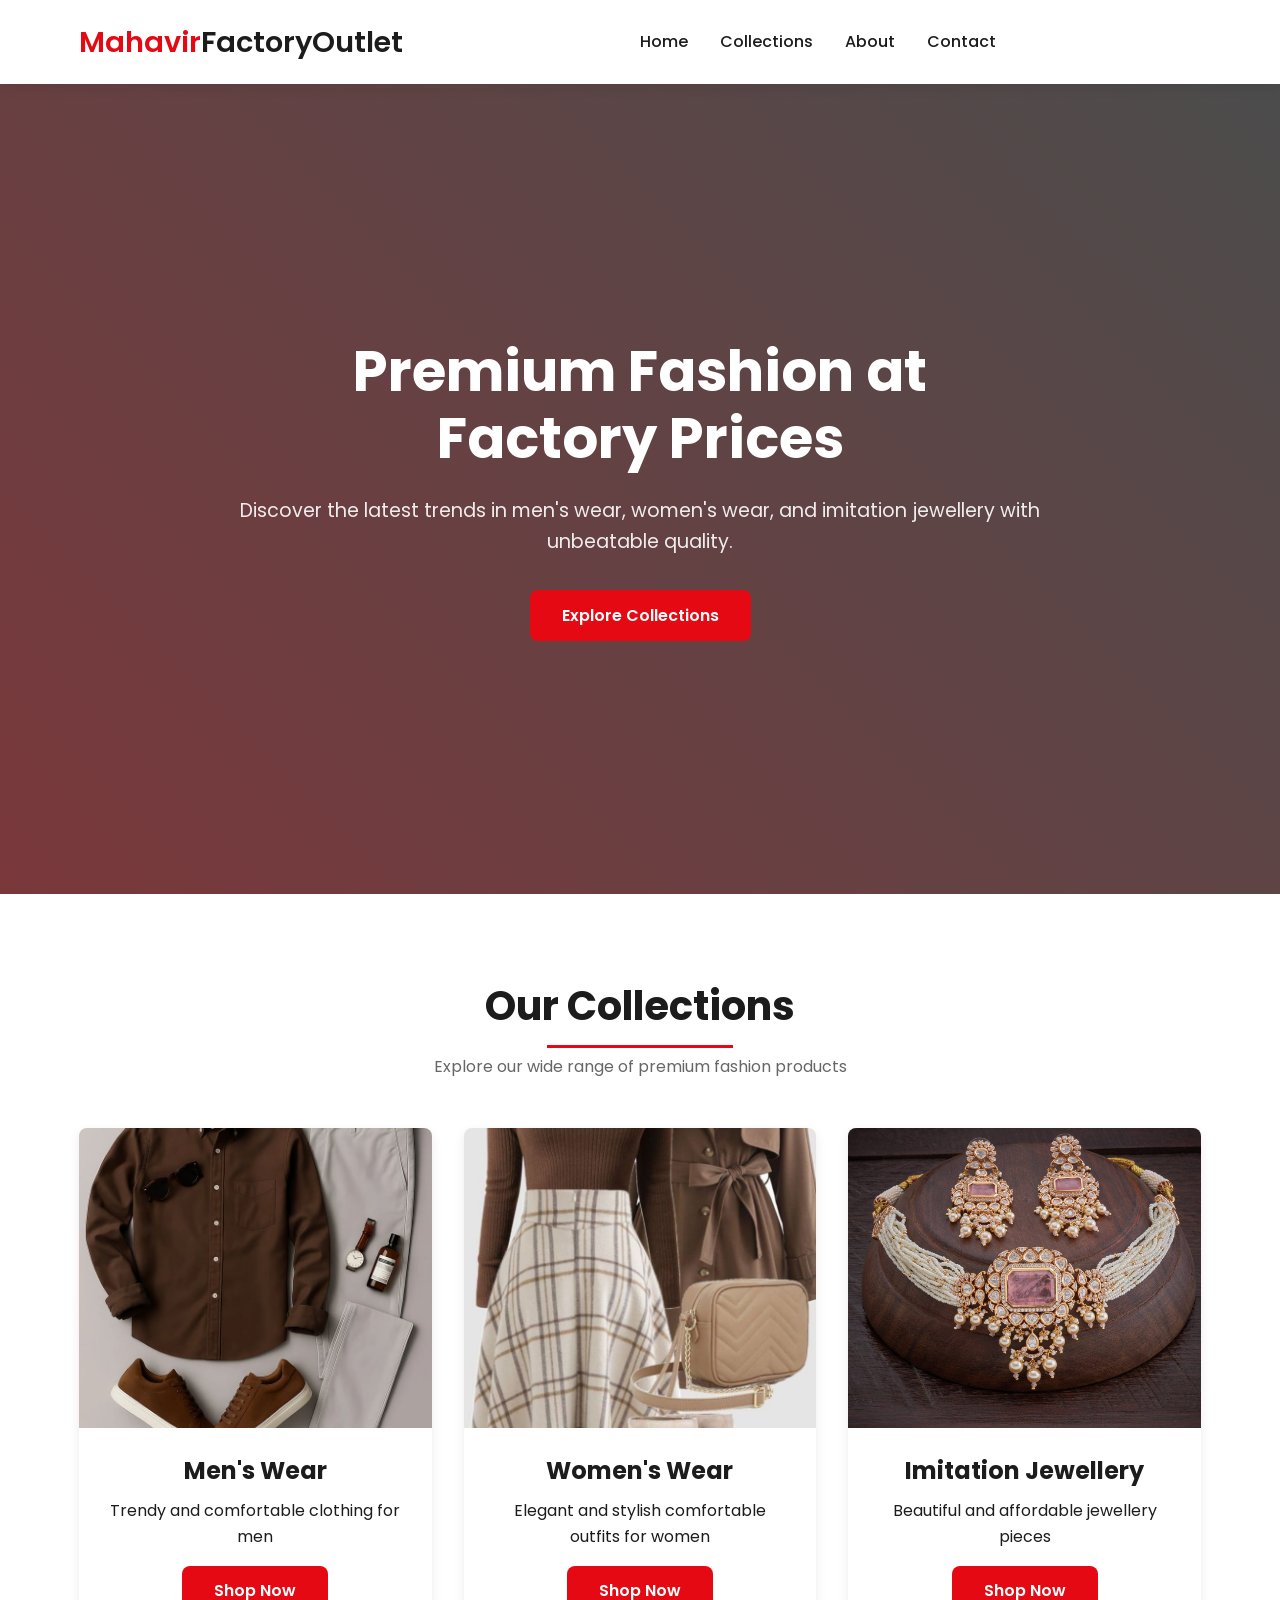
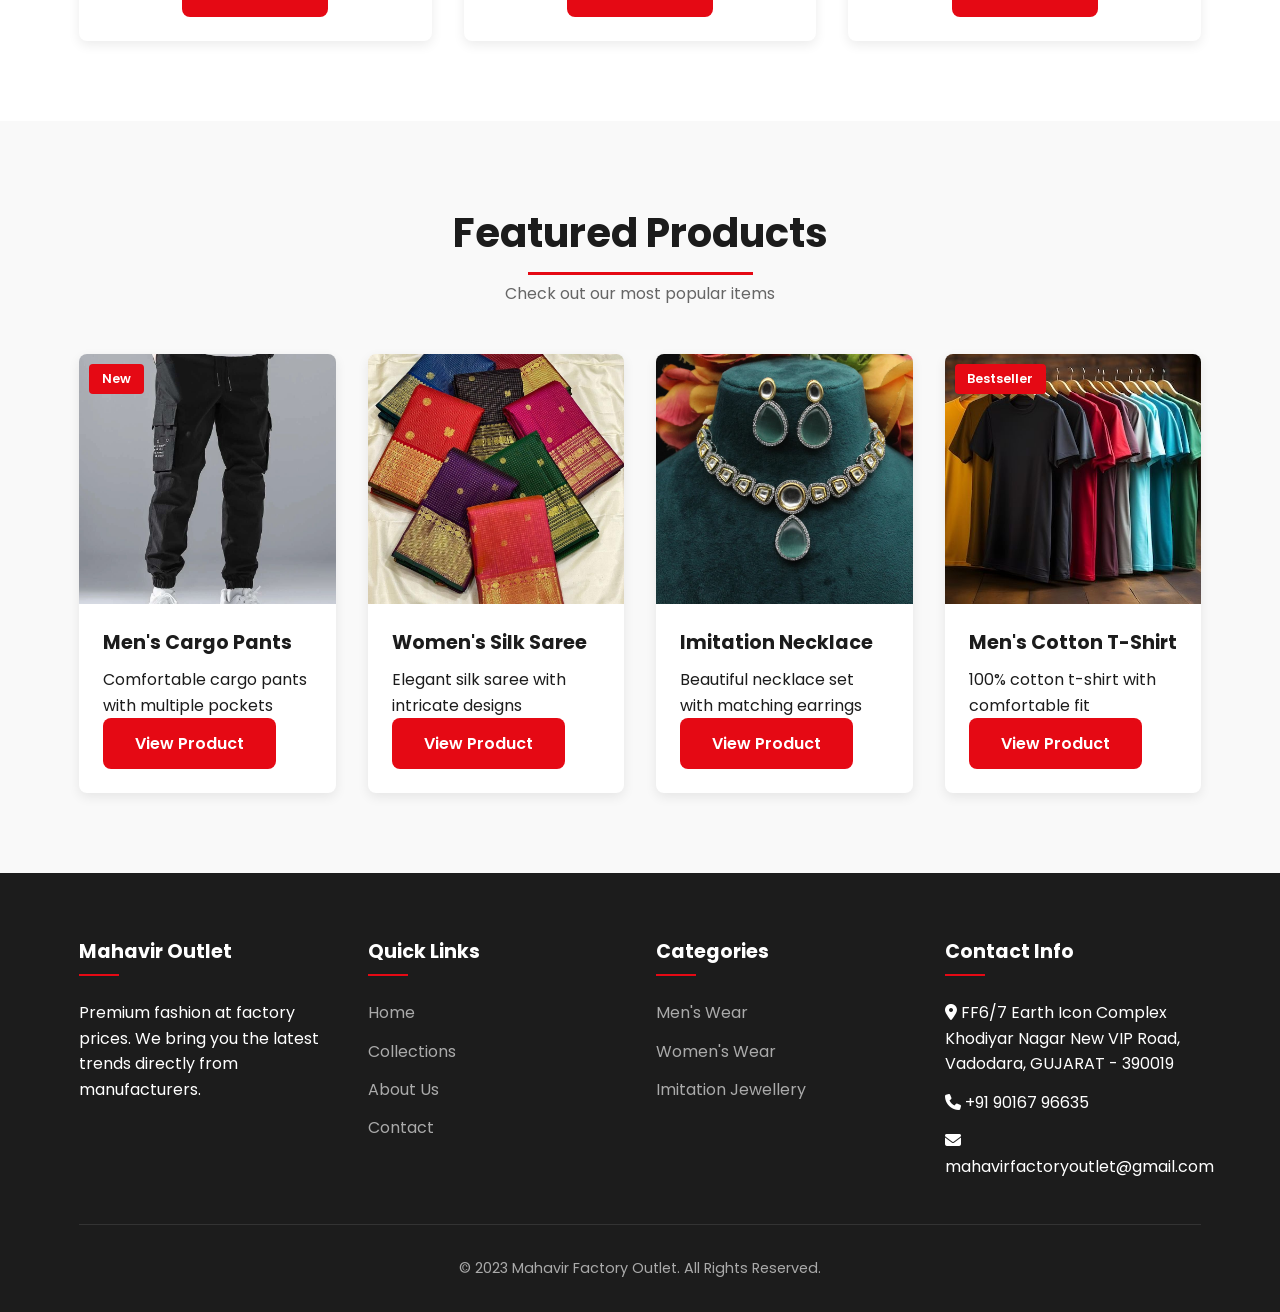
<file: index.html>
<!DOCTYPE html>
<html lang="en">
<head>
    <meta charset="UTF-8">
    <meta name="viewport" content="width=device-width, initial-scale=1.0">
    <title>Mahavir Factory Outlet - Premium Fashion</title>
    <link rel="stylesheet" href="style.css">
    <link rel="stylesheet" href="responsive.css">
    <link href="https://fonts.googleapis.com/css2?family=Poppins:wght@300;400;500;600;700;800&display=swap" rel="stylesheet">
    <link rel="stylesheet" href="https://cdnjs.cloudflare.com/ajax/libs/font-awesome/6.4.0/css/all.min.css">
</head>
<body>
    <!-- Header -->
    <header id="header">
        <div class="container">
            <nav class="navbar">
                <a href="index.html" class="logo">Mahavir<span>FactoryOutlet</span></a>
                
                <ul class="nav-links">
                    <li><a href="index.html">Home</a></li>
                    <li><a href="collections.html">Collections</a></li>
                    <li><a href="about.html">About</a></li>
                    <li><a href="contact.html">Contact</a></li>
                </ul>
                
                <div class="nav-icons">
                    <div class="hamburger"><i class="fas fa-bars"></i></div>
                </div>
            </nav>
        </div>
    </header>

    <!-- Hero Section -->
    <section class="hero">
        <div class="container">
            <div class="hero-content">
                <h1>Premium Fashion at Factory Prices</h1>
                <p>Discover the latest trends in men's wear, women's wear, and imitation jewellery with unbeatable quality.</p>
                <a href="collections.html" class="btn">Explore Collections</a>
            </div>
        </div>
    </section>

    <!-- Featured Collections -->
    <section class="section">
        <div class="container">
            <div class="section-title">
                <h2>Our Collections</h2>
                <p>Explore our wide range of premium fashion products</p>
            </div>
            
            <div class="collections-grid">
                <div class="collection-card fade-in">
                    <div class="collection-img">
                        <img src="mens.jpg" alt="Men's Collection">
                    </div>
                    <div class="collection-content">
                        <h3>Men's Wear</h3>
                        <p>Trendy and comfortable clothing for men</p>
                        <a href="category.html?collection=men" class="btn" style="margin-top: 1rem;">Shop Now</a>
                    </div>
                </div>
                
                <div class="collection-card fade-in">
                    <div class="collection-img">
                        <img src="womens.jpg" alt="Women's Collection">
                    </div>
                    <div class="collection-content">
                        <h3>Women's Wear</h3>
                        <p>Elegant and stylish comfortable outfits for women</p>
                        <a href="category.html?collection=women" class="btn" style="margin-top: 1rem;">Shop Now</a>
                    </div>
                </div>
                
                <div class="collection-card fade-in">
                    <div class="collection-img">
                        <img src="imitation.jpg" alt="Jewellery Collection">
                    </div>
                    <div class="collection-content">
                        <h3>Imitation Jewellery</h3>
                        <p>Beautiful and affordable jewellery pieces</p>
                        <a href="category.html?collection=jewellery" class="btn" style="margin-top: 1rem;">Shop Now</a>
                    </div>
                </div>
            </div>
        </div>
    </section>

    <!-- Featured Products -->
    <section class="section" style="background-color: var(--accent);">
        <div class="container">
            <div class="section-title">
                <h2>Featured Products</h2>
                <p>Check out our most popular items</p>
            </div>
            
            <div class="products-grid">
                <div class="product-card fade-in">
                    <div class="product-img">
                        <img src="menscargo.jpg" alt="Men's Cargo Pants">
                        <div class="product-badge">New</div>
                    </div>
                    <div class="product-content">
                        <h3>Men's Cargo Pants</h3>
                        <p>Comfortable cargo pants with multiple pockets</p>
                        <a href="product-detail.html?id=cargo1" class="btn">View Product</a>
                    </div>
                </div>
                
                <div class="product-card fade-in">
                    <div class="product-img">
                        <img src="silksaree.jpg" alt="Women's Saree">
                    </div>
                    <div class="product-content">
                        <h3>Women's Silk Saree</h3>
                        <p>Elegant silk saree with intricate designs</p>
                        <a href="product-detail.html?id=saree1" class="btn">View Product</a>
                    </div>
                </div>
                
                <div class="product-card fade-in">
                    <div class="product-img">
                        <img src="imitationjewlery.jpg" alt="Necklace Set">
                    </div>
                    <div class="product-content">
                        <h3>Imitation Necklace </h3>
                        <p>Beautiful necklace set with matching earrings</p>
                        <a href="product-detail.html?id=necklace1" class="btn">View Product</a>
                    </div>
                </div>
                
                <div class="product-card fade-in">
                    <div class="product-img">
                        <img src="cottontshirt.jpg" alt="Men's T-Shirt">
                        <div class="product-badge">Bestseller</div>
                    </div>
                    <div class="product-content">
                        <h3>Men's Cotton T-Shirt</h3>
                        <p>100% cotton t-shirt with comfortable fit</p>
                        <a href="product-detail.html?id=tshirt1" class="btn">View Product</a>
                    </div>
                </div>
            </div>
        </div>
    </section>

    <!-- Footer -->
    <footer>
        <div class="container">
            <div class="footer-content">
                <div class="footer-column">
                    <h3>Mahavir Outlet</h3>
                    <p>Premium fashion at factory prices. We bring you the latest trends directly from manufacturers.</p>
                </div>
                
                <div class="footer-column">
                    <h3>Quick Links</h3>
                    <ul class="footer-links">
                        <li><a href="index.html">Home</a></li>
                        <li><a href="collections.html">Collections</a></li>
                        <li><a href="about.html">About Us</a></li>
                        <li><a href="contact.html">Contact</a></li>
                    </ul>
                </div>
                
                <div class="footer-column">
                    <h3>Categories</h3>
                    <ul class="footer-links">
                        <li><a href="category.html?collection=men">Men's Wear</a></li>
                        <li><a href="category.html?collection=women">Women's Wear</a></li>
                        <li><a href="category.html?collection=jewellery">Imitation Jewellery</a></li>
                    </ul>
                </div>
                
                <div class="footer-column">
                    <h3>Contact Info</h3>
                    <ul class="footer-links">
                        <li><i class="fas fa-map-marker-alt"></i> FF6/7 Earth Icon Complex Khodiyar Nagar New VIP Road, Vadodara, GUJARAT - 390019</li>
                        <li><i class="fas fa-phone"></i> +91 90167 96635</li>
                        <li><i class="fas fa-envelope"></i>mahavirfactoryoutlet@gmail.com</li>
                    </ul>
                </div>
            </div>
            
            <div class="copyright">
                <p>&copy; 2023 Mahavir Factory Outlet. All Rights Reserved.</p>
            </div>
        </div>
    </footer>

    <script src="script.js"></script>
</body>
</html>
</file>
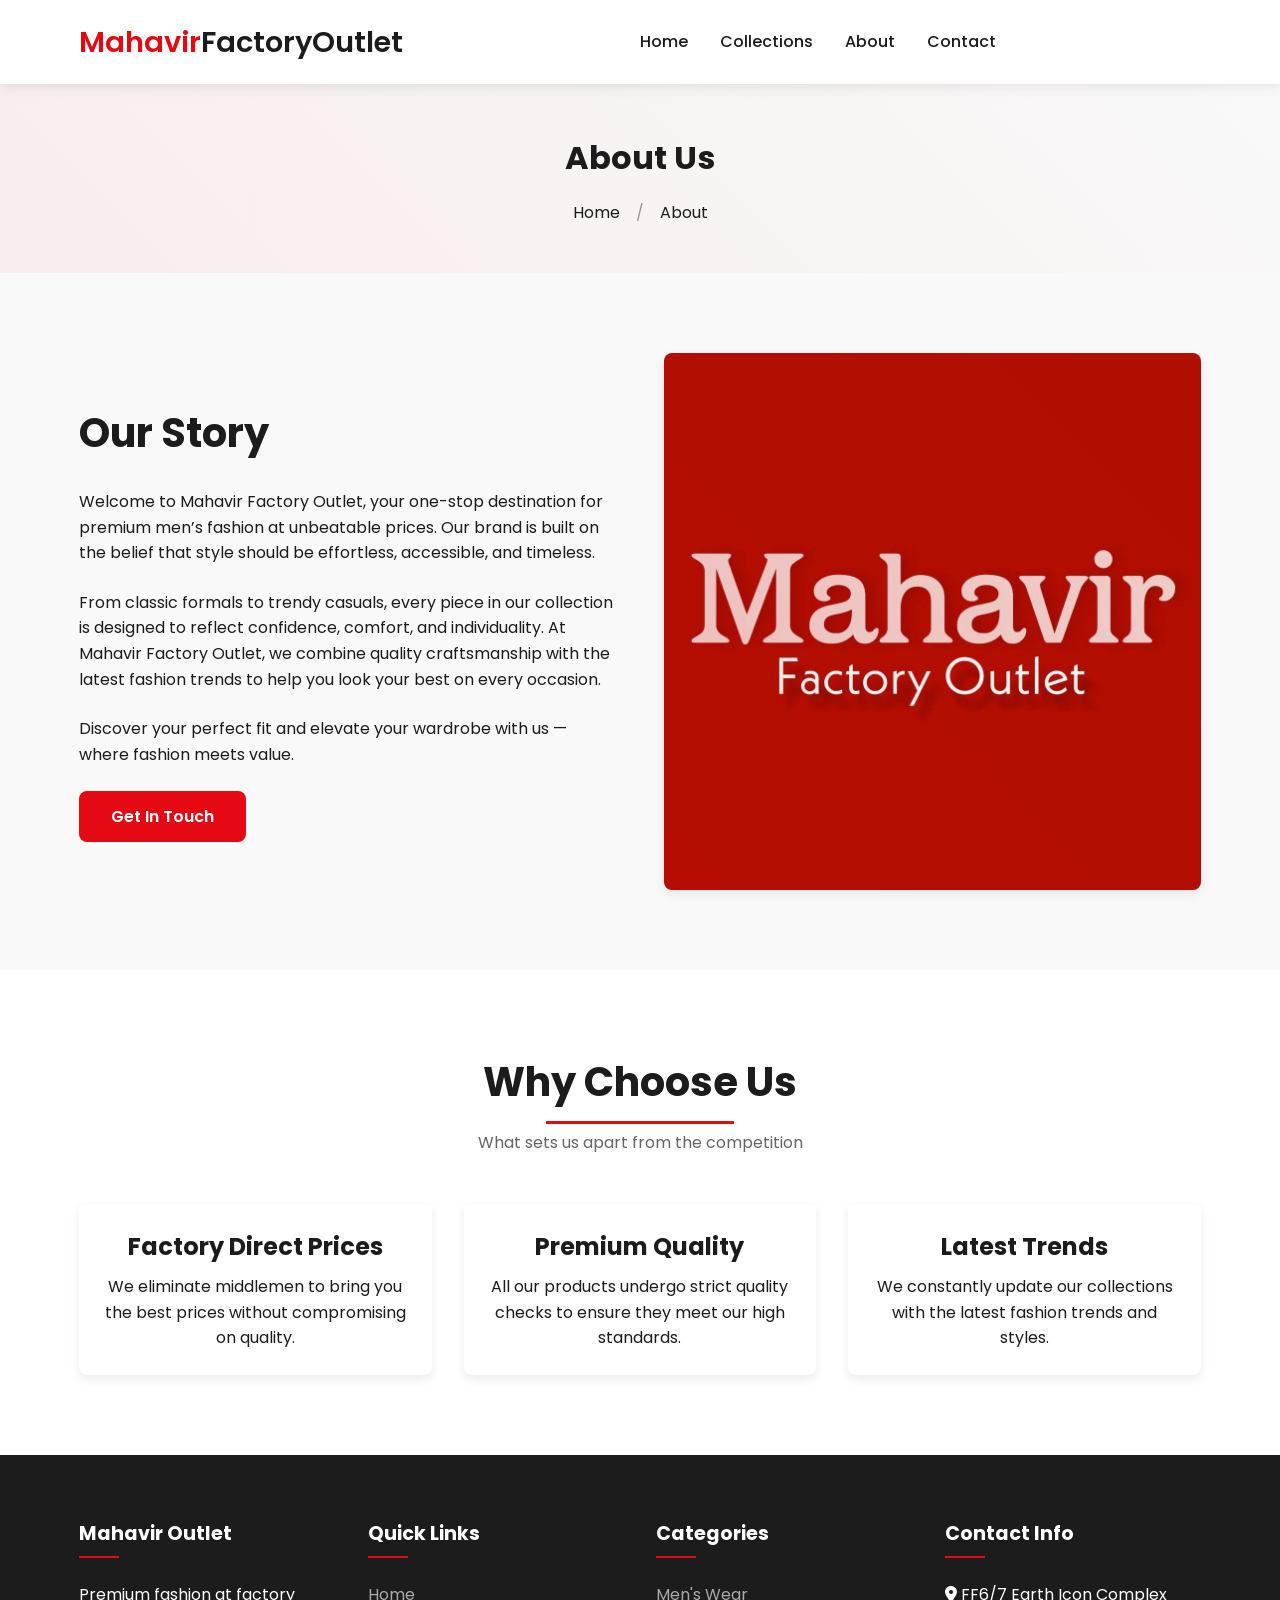
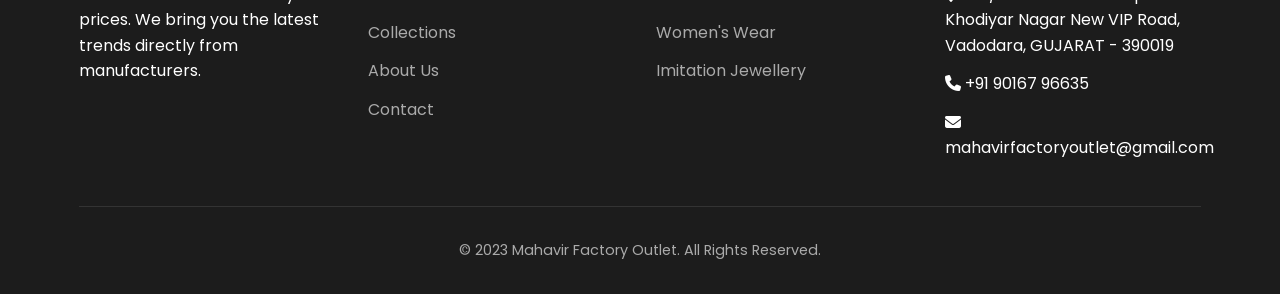
<file: about.html>
<!DOCTYPE html>
<html lang="en">
<head>
    <meta charset="UTF-8">
    <meta name="viewport" content="width=device-width, initial-scale=1.0">
    <title>About Us - Mahavir Factory Outlet</title>
    <link rel="stylesheet" href="style.css">
    <link rel="stylesheet" href="responsive.css">
    <link href="https://fonts.googleapis.com/css2?family=Poppins:wght@300;400;500;600;700;800&display=swap" rel="stylesheet">
    <link rel="stylesheet" href="https://cdnjs.cloudflare.com/ajax/libs/font-awesome/6.4.0/css/all.min.css">
</head>
<body>
    <!-- Header -->
    <header id="header">
        <div class="container">
            <nav class="navbar">
                <a href="index.html" class="logo">Mahavir<span>FactoryOutlet</span></a>
                
                <ul class="nav-links">
                    <li><a href="index.html">Home</a></li>
                    <li><a href="collections.html">Collections</a></li>
                    <li><a href="about.html">About</a></li>
                    <li><a href="contact.html">Contact</a></li>
                </ul>
                
                <div class="nav-icons">
                    <div class="hamburger"><i class="fas fa-bars"></i></div>
                </div>
            </nav>
        </div>
    </header>

    <!-- Page Header -->
    <div class="page-header">
        <div class="container">
            <h1>About Us</h1>
            <ul class="breadcrumb">
                <li><a href="index.html">Home</a></li>
                <li>About</li>
            </ul>
        </div>
    </div>
    

    <!-- About Section -->
    <section class="section about">
        <div class="container">
            <div class="about-content">
                <div class="about-text fade-in">
                    <h2>Our Story</h2>
                    <p>Welcome to Mahavir Factory Outlet, your one-stop destination for premium men’s fashion at unbeatable prices. Our brand is built on the belief that style should be effortless, accessible, and timeless. </p>
                    <p>From classic formals to trendy casuals, every piece in our collection is designed to reflect confidence, comfort, and individuality. At Mahavir Factory Outlet, we combine quality craftsmanship with the latest fashion trends to help you look your best on every occasion. </p>
                    <p>Discover your perfect fit and elevate your wardrobe with us — where fashion meets value.</p>
                    <a href="contact.html" class="btn">Get In Touch</a>
                </div>
                <div class="about-img fade-in">
                    <img src="logo.jpg" alt="Our Store">
                </div>
            </div>
        </div>
    </section>
    
    <!-- Why Choose Us Section -->
    <section class="section">
        <div class="container">
            <div class="section-title">
                <h2>Why Choose Us</h2>
                <p>What sets us apart from the competition</p>
            </div>
            
            <div class="collections-grid">
                <div class="collection-card fade-in">
                    <div class="collection-content">
                        <h3>Factory Direct Prices</h3>
                        <p>We eliminate middlemen to bring you the best prices without compromising on quality.</p>
                    </div>
                </div>
                
                <div class="collection-card fade-in">
                    <div class="collection-content">
                        <h3>Premium Quality</h3>
                        <p>All our products undergo strict quality checks to ensure they meet our high standards.</p>
                    </div>
                </div>
                
                <div class="collection-card fade-in">
                    <div class="collection-content">
                        <h3>Latest Trends</h3>
                        <p>We constantly update our collections with the latest fashion trends and styles.</p>
                    </div>
                </div>
            </div>
        </div>
    </section>

    <!-- Footer -->
    <footer>
        <div class="container">
            <div class="footer-content">
                <div class="footer-column">
                    <h3>Mahavir Outlet</h3>
                    <p>Premium fashion at factory prices. We bring you the latest trends directly from manufacturers.</p>
                </div>
                
                <div class="footer-column">
                    <h3>Quick Links</h3>
                    <ul class="footer-links">
                        <li><a href="index.html">Home</a></li>
                        <li><a href="collections.html">Collections</a></li>
                        <li><a href="about.html">About Us</a></li>
                        <li><a href="contact.html">Contact</a></li>
                    </ul>
                </div>
                
                <div class="footer-column">
                    <h3>Categories</h3>
                    <ul class="footer-links">
                        <li><a href="category.html?collection=men">Men's Wear</a></li>
                        <li><a href="category.html?collection=women">Women's Wear</a></li>
                        <li><a href="category.html?collection=jewellery">Imitation Jewellery</a></li>
                    </ul>
                </div>
                
                <div class="footer-column">
                    <h3>Contact Info</h3>
                    <ul class="footer-links">
                        <li><i class="fas fa-map-marker-alt"></i> FF6/7 Earth Icon Complex Khodiyar Nagar New VIP Road, Vadodara, GUJARAT - 390019</li>
                        <li><i class="fas fa-phone"></i> +91 90167 96635</li>
                        <li><i class="fas fa-envelope"></i>mahavirfactoryoutlet@gmail.com</li>
                    </ul>
                </div>
            </div>
            
            <div class="copyright">
                <p>&copy; 2023 Mahavir Factory Outlet. All Rights Reserved.</p>
            </div>
        </div>
    </footer>

    <script src="script.js"></script>
</body>
</html>
</file>
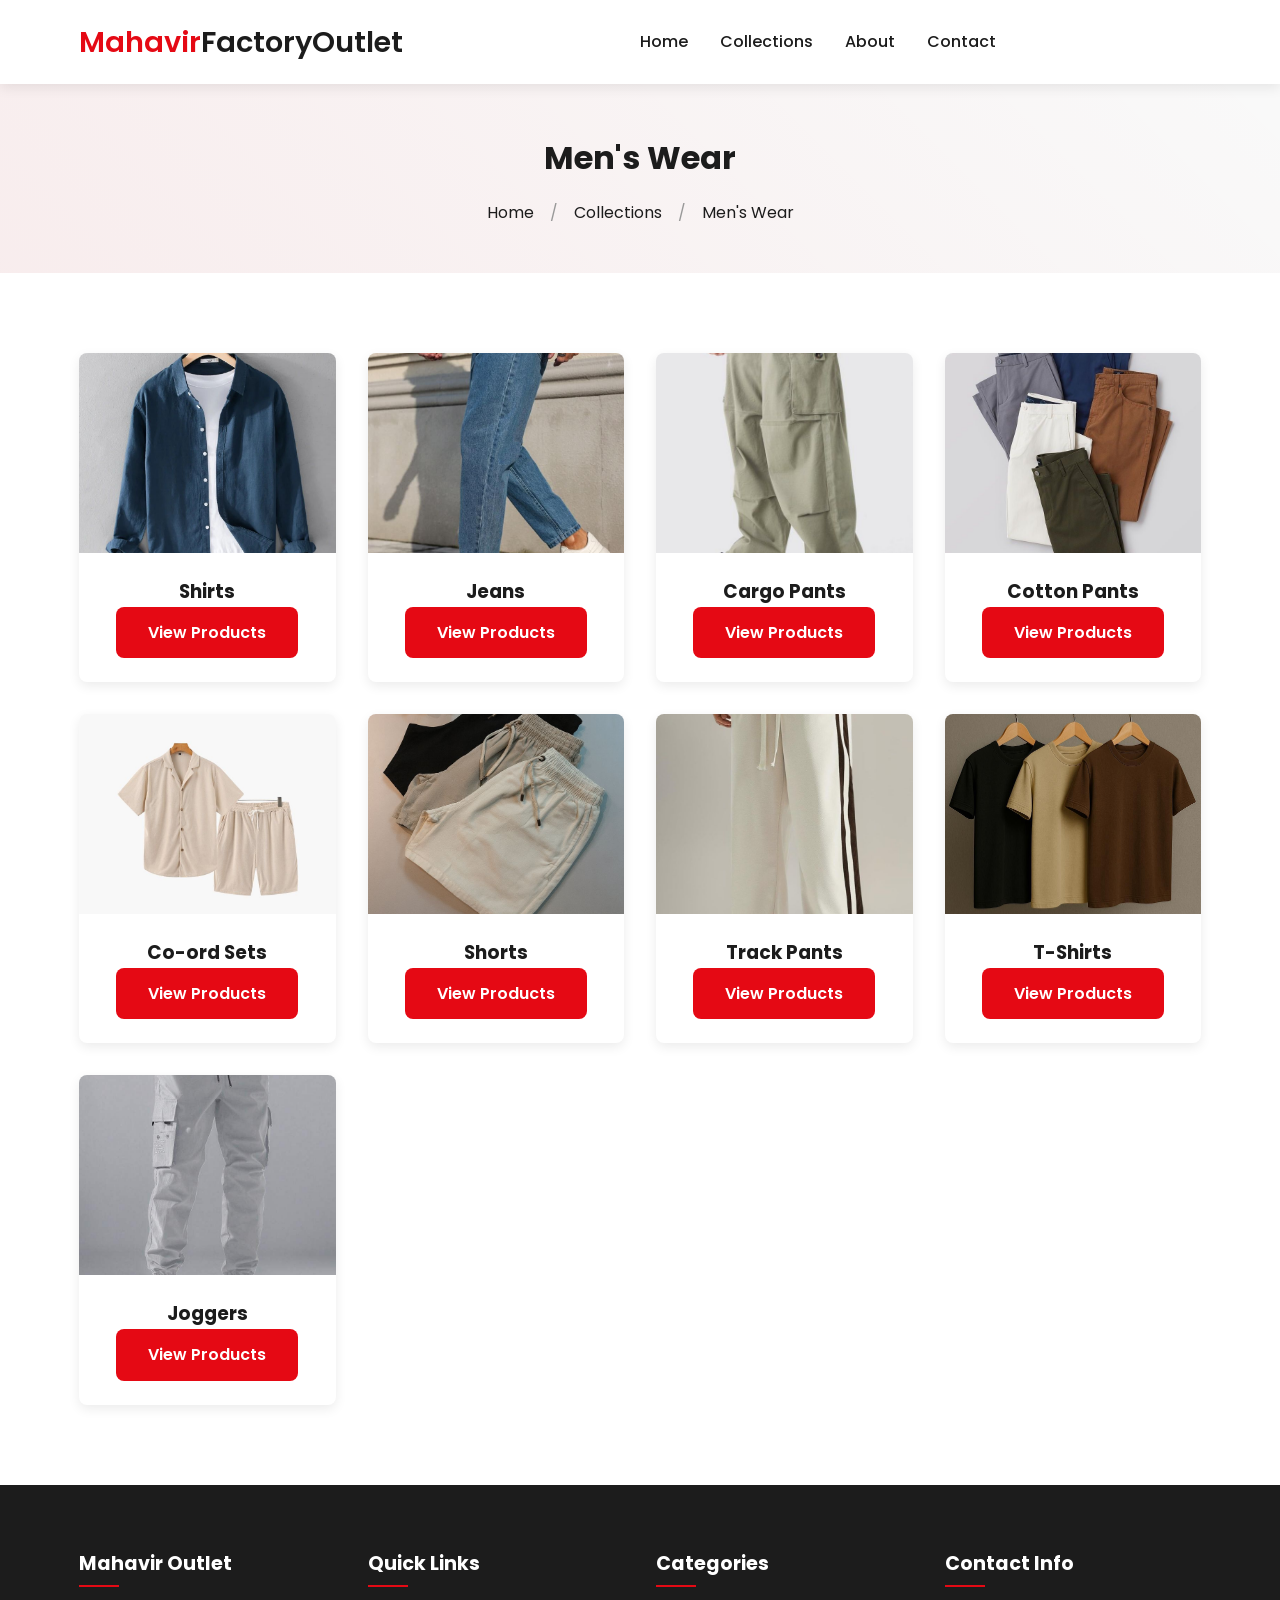
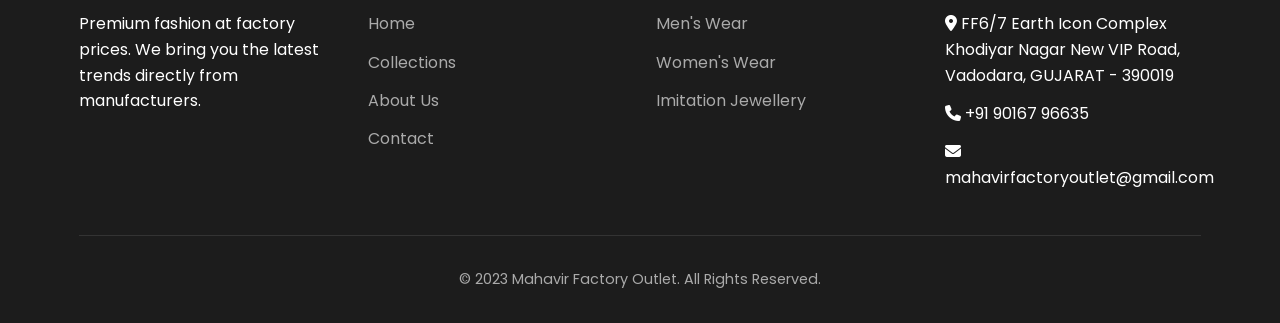
<file: category.html>
<!DOCTYPE html>
<html lang="en">
<head>
    <meta charset="UTF-8">
    <meta name="viewport" content="width=device-width, initial-scale=1.0">
    <title>Category - Mahavir Factory Outlet</title>
    <link rel="stylesheet" href="style.css">
    <link rel="stylesheet" href="responsive.css">
    <link href="https://fonts.googleapis.com/css2?family=Poppins:wght@300;400;500;600;700;800&display=swap" rel="stylesheet">
    <link rel="stylesheet" href="https://cdnjs.cloudflare.com/ajax/libs/font-awesome/6.4.0/css/all.min.css">
</head>
<body>
    <!-- Header -->
    <header id="header">
        <div class="container">
            <nav class="navbar">
                <a href="index.html" class="logo">Mahavir<span>FactoryOutlet</span></a>
                
                <ul class="nav-links">
                    <li><a href="index.html">Home</a></li>
                    <li><a href="collections.html">Collections</a></li>
                    <li><a href="about.html">About</a></li>
                    <li><a href="contact.html">Contact</a></li>
                </ul>
                
                <div class="nav-icons">
                    <div class="hamburger"><i class="fas fa-bars"></i></div>
                </div>
            </nav>
        </div>
    </header>

    <!-- Page Header -->
    <div class="page-header">
        <div class="container">
            <h1 id="category-title">Men's Wear</h1>
            <ul class="breadcrumb">
                <li><a href="index.html">Home</a></li>
                <li><a href="collections.html">Collections</a></li>
                <li id="breadcrumb-category">Men's Wear</li>
            </ul>
        </div>
    </div>
    
    <!-- Categories Section -->
    <section class="section">
        <div class="container">
            <div class="category-grid" id="category-grid">
                <!-- Categories will be dynamically loaded here -->
            </div>
        </div>
    </section>

    <!-- Footer -->
    <footer>
        <div class="container">
            <div class="footer-content">
                <div class="footer-column">
                    <h3>Mahavir Outlet</h3>
                    <p>Premium fashion at factory prices. We bring you the latest trends directly from manufacturers.</p>
                </div>
                
                <div class="footer-column">
                    <h3>Quick Links</h3>
                    <ul class="footer-links">
                        <li><a href="index.html">Home</a></li>
                        <li><a href="collections.html">Collections</a></li>
                        <li><a href="about.html">About Us</a></li>
                        <li><a href="contact.html">Contact</a></li>
                    </ul>
                </div>
                
                <div class="footer-column">
                    <h3>Categories</h3>
                    <ul class="footer-links">
                        <li><a href="category.html?collection=men">Men's Wear</a></li>
                        <li><a href="category.html?collection=women">Women's Wear</a></li>
                        <li><a href="category.html?collection=jewellery">Imitation Jewellery</a></li>
                    </ul>
                </div>
                
                <div class="footer-column">
                    <h3>Contact Info</h3>
                    <ul class="footer-links">
                        <li><i class="fas fa-map-marker-alt"></i> FF6/7 Earth Icon Complex Khodiyar Nagar New VIP Road, Vadodara, GUJARAT - 390019</li>
                        <li><i class="fas fa-phone"></i> +91 90167 96635</li>
                        <li><i class="fas fa-envelope"></i>mahavirfactoryoutlet@gmail.com</li>
                    </ul>
                </div>
            </div>
            
            <div class="copyright">
                <p>&copy; 2023 Mahavir Factory Outlet. All Rights Reserved.</p>
            </div>
        </div>
    </footer>

    <script src="products.js"></script>
    <script src="script.js"></script>
    <script>
        // Load categories based on URL parameter
        document.addEventListener('DOMContentLoaded', function() {
            const urlParams = new URLSearchParams(window.location.search);
            const collection = urlParams.get('collection') || 'men';
            loadCategoryPage(collection);
        });
    </script>
</body>
</html>
</file>
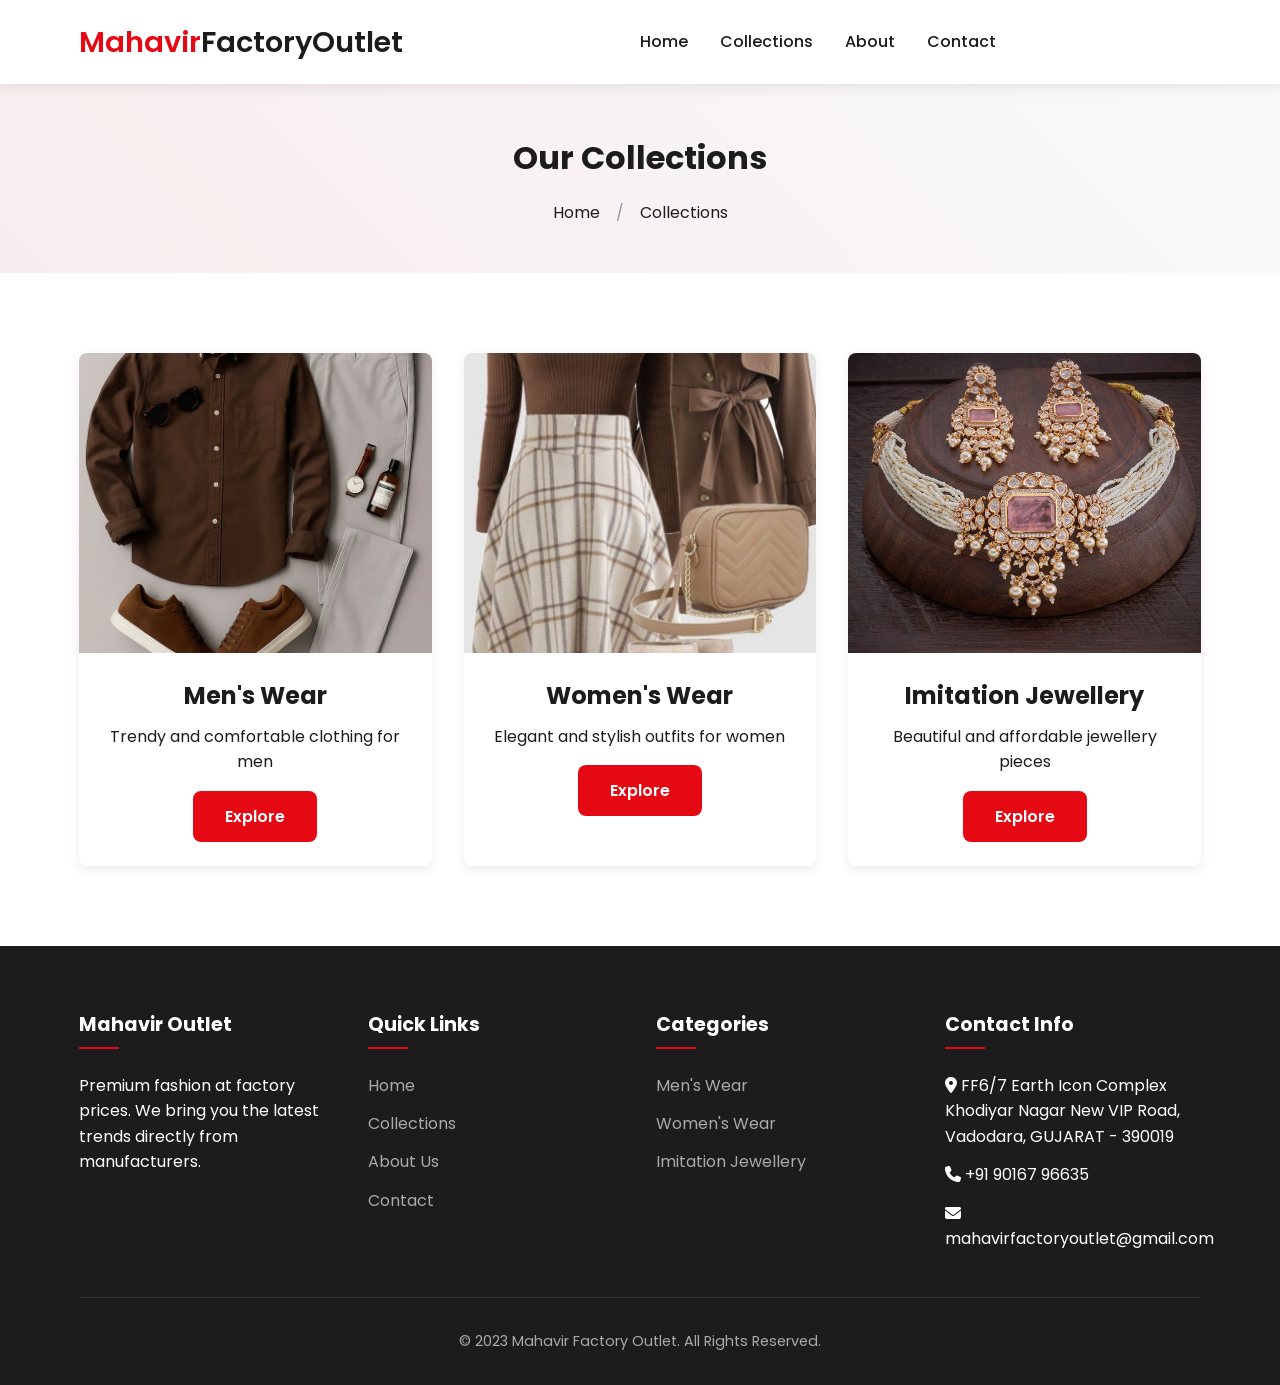
<file: collections.html>
<!DOCTYPE html>
<html lang="en">
<head>
    <meta charset="UTF-8">
    <meta name="viewport" content="width=device-width, initial-scale=1.0">
    <title>Collections - Mahavir Factory Outlet</title>
    <link rel="stylesheet" href="style.css">
    <link rel="stylesheet" href="responsive.css">
    <link href="https://fonts.googleapis.com/css2?family=Poppins:wght@300;400;500;600;700;800&display=swap" rel="stylesheet">
    <link rel="stylesheet" href="https://cdnjs.cloudflare.com/ajax/libs/font-awesome/6.4.0/css/all.min.css">
</head>
<body>
    <!-- Header -->
    <header id="header">
        <div class="container">
            <nav class="navbar">
                <a href="index.html" class="logo">Mahavir<span>FactoryOutlet</span></a>
                
                <ul class="nav-links">
                    <li><a href="index.html">Home</a></li>
                    <li><a href="collections.html">Collections</a></li>
                    <li><a href="about.html">About</a></li>
                    <li><a href="contact.html">Contact</a></li>
                </ul>
                
                <div class="nav-icons">
                    <div class="hamburger"><i class="fas fa-bars"></i></div>
                </div>
            </nav>
        </div>
    </header>

    <!-- Page Header -->
    <div class="page-header">
        <div class="container">
            <h1>Our Collections</h1>
            <ul class="breadcrumb">
                <li><a href="index.html">Home</a></li>
                <li>Collections</li>
            </ul>
        </div>
    </div>
    
    <!-- Collections Section -->
    <section class="section">
        <div class="container">
            <div class="collections-grid">
                <div class="collection-card fade-in">
                    <div class="collection-img">
                        <img src="mens.jpg" alt="Men's Collection">
                    </div>
                    <div class="collection-content">
                        <h3>Men's Wear</h3>
                        <p>Trendy and comfortable clothing for men</p>
                        <a href="category.html?collection=men" class="btn" style="margin-top: 1rem;">Explore</a>
                    </div>
                </div>
                
                <div class="collection-card fade-in">
                    <div class="collection-img">
                        <img src="womens.jpg" alt="Women's Collection">
                    </div>
                    <div class="collection-content">
                        <h3>Women's Wear</h3>
                        <p>Elegant and stylish outfits for women</p>
                        <a href="category.html?collection=women" class="btn" style="margin-top: 1rem;">Explore</a>
                    </div>
                </div>
                
                <div class="collection-card fade-in">
                    <div class="collection-img">
                        <img src="imitation.jpg" alt="Jewellery Collection">
                    </div>
                    <div class="collection-content">
                        <h3>Imitation Jewellery</h3>
                        <p>Beautiful and affordable jewellery pieces</p>
                        <a href="category.html?collection=jewellery" class="btn" style="margin-top: 1rem;">Explore</a>
                    </div>
                </div>
            </div>
        </div>
    </section>

    <!-- Footer -->
    <footer>
        <div class="container">
            <div class="footer-content">
                <div class="footer-column">
                    <h3>Mahavir Outlet</h3>
                    <p>Premium fashion at factory prices. We bring you the latest trends directly from manufacturers.</p>
                </div>
                
                <div class="footer-column">
                    <h3>Quick Links</h3>
                    <ul class="footer-links">
                        <li><a href="index.html">Home</a></li>
                        <li><a href="collections.html">Collections</a></li>
                        <li><a href="about.html">About Us</a></li>
                        <li><a href="contact.html">Contact</a></li>
                    </ul>
                </div>
                
                <div class="footer-column">
                    <h3>Categories</h3>
                    <ul class="footer-links">
                        <li><a href="category.html?collection=men">Men's Wear</a></li>
                        <li><a href="category.html?collection=women">Women's Wear</a></li>
                        <li><a href="category.html?collection=jewellery">Imitation Jewellery</a></li>
                    </ul>
                </div>
                
                <div class="footer-column">
                    <h3>Contact Info</h3>
                    <ul class="footer-links">
                        <li><i class="fas fa-map-marker-alt"></i> FF6/7 Earth Icon Complex Khodiyar Nagar New VIP Road, Vadodara, GUJARAT - 390019</li>
                        <li><i class="fas fa-phone"></i> +91 90167 96635</li>
                        <li><i class="fas fa-envelope"></i>mahavirfactoryoutlet@gmail.com</li>
                    </ul>
                </div>
            </div>
            
            <div class="copyright">
                <p>&copy; 2023 Mahavir Factory Outlet. All Rights Reserved.</p>
            </div>
        </div>
    </footer>

    <script src="script.js"></script>
</body>
</html>
</file>
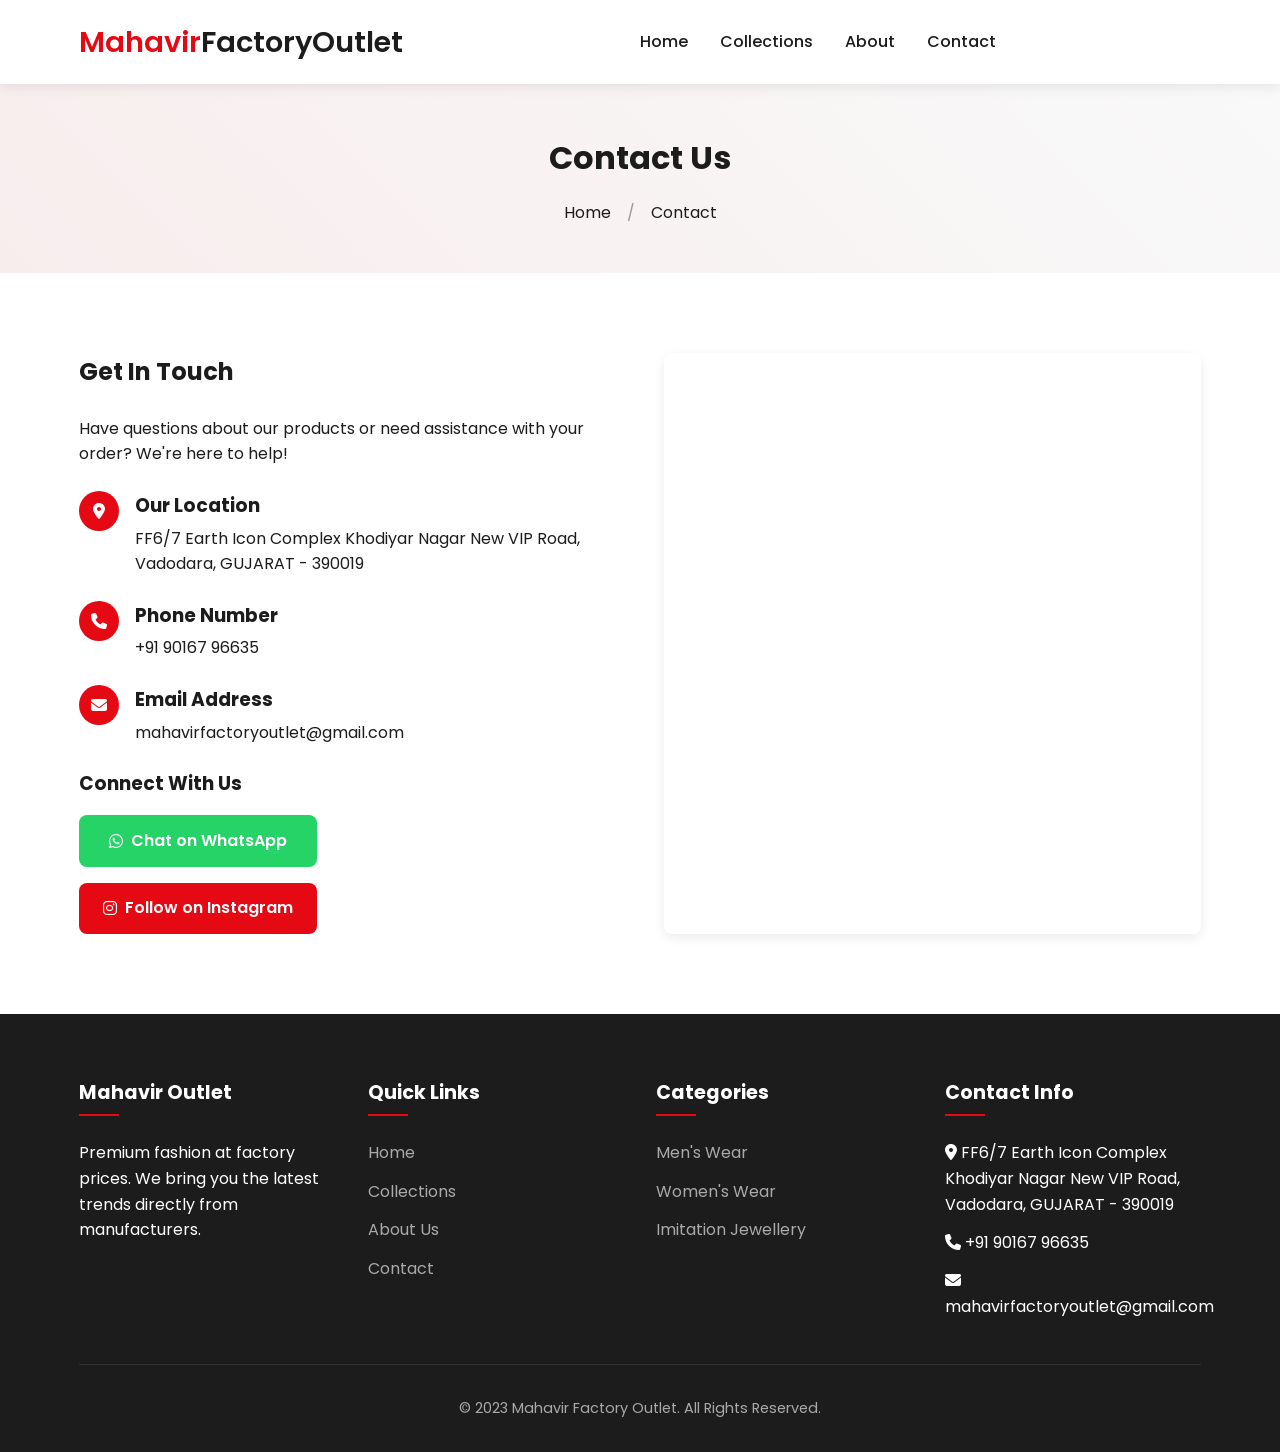
<file: contact.html>
<!DOCTYPE html>
<html lang="en">
<head>
    <meta charset="UTF-8">
    <meta name="viewport" content="width=device-width, initial-scale=1.0">
    <title>Contact Us - Mahavir Factory Outlet</title>
    <link rel="stylesheet" href="style.css">
    <link rel="stylesheet" href="responsive.css">
    <link href="https://fonts.googleapis.com/css2?family=Poppins:wght@300;400;500;600;700;800&display=swap" rel="stylesheet">
    <link rel="stylesheet" href="https://cdnjs.cloudflare.com/ajax/libs/font-awesome/6.4.0/css/all.min.css">
</head>
<body>
    <!-- Header -->
    <header id="header">
        <div class="container">
            <nav class="navbar">
                <a href="index.html" class="logo">Mahavir<span>FactoryOutlet</span></a>
                
                <ul class="nav-links">
                    <li><a href="index.html">Home</a></li>
                    <li><a href="collections.html">Collections</a></li>
                    <li><a href="about.html">About</a></li>
                    <li><a href="contact.html">Contact</a></li>
                </ul>
                
                <div class="nav-icons">
                    <div class="hamburger"><i class="fas fa-bars"></i></div>
                </div>
            </nav>
        </div>
    </header>

    <!-- Page Header -->
    <div class="page-header">
        <div class="container">
            <h1>Contact Us</h1>
            <ul class="breadcrumb">
                <li><a href="index.html">Home</a></li>
                <li>Contact</li>
            </ul>
        </div>
    </div>
    
    <!-- Contact Section -->
    <section class="section">
        <div class="container">
            <div class="contact-content">
                <div class="contact-info">
                    <h2>Get In Touch</h2>
                    <p>Have questions about our products or need assistance with your order? We're here to help!</p>
                    
                    <div class="contact-item fade-in">
                        <div class="contact-icon"><i class="fas fa-map-marker-alt"></i></div>
                        <div class="contact-text">
                            <h3>Our Location</h3>
                            <p>FF6/7 Earth Icon Complex Khodiyar Nagar New VIP Road, Vadodara, GUJARAT - 390019</p>
                        </div>
                    </div>
                    
                    <div class="contact-item fade-in">
                        <div class="contact-icon"><i class="fas fa-phone"></i></div>
                        <div class="contact-text">
                            <h3>Phone Number</h3>
                            <p>+91 90167 96635</p>
                        </div>
                    </div>
                    
                    <div class="contact-item fade-in">
                        <div class="contact-icon"><i class="fas fa-envelope"></i></div>
                        <div class="contact-text">
                            <h3>Email Address</h3>
                            <p>mahavirfactoryoutlet@gmail.com</p>
                        </div>
                    </div>
                    
                    <div class="contact-item fade-in">
                        <div class="contact-text">
                            <h3>Connect With Us</h3>
                            <div class="social-links">
                                <a href="https://wa.me/9016796635" target="_blank" title="WhatsApp" class="whatsapp-btn">
                                    <i class="fab fa-whatsapp"></i> Chat on WhatsApp
                                </a>
                                <a href="https://www.instagram.com/mahavirfactoryoutlet_315?utm_source=ig_web_button_share_sheet&igsh=ZDNlZDc0MzIxNw==" target="_blank" title="Instagram" class="btn">
                                    <i class="fab fa-instagram"></i> Follow on Instagram
                                </a>
                            </div>
                        </div>
                    </div>
                </div>
                
                <div class="map fade-in">
<iframe src="https://www.google.com/maps/embed?pb=!1m18!1m12!1m3!1d3690.942137611756!2d73.22529741138489!3d22.318027979589097!2m3!1f0!2f0!3f0!3m2!1i1024!2i768!4f13.1!3m3!1m2!1s0x395fcf4d56bc05db%3A0x2d1f16d05e9fcf6c!2sMahavir%20factory%20outlet!5e0!3m2!1sen!2sin!4v1763048929266!5m2!1sen!2sin" width="600" height="450" style="border:0;" allowfullscreen="" loading="lazy" referrerpolicy="no-referrer-when-downgrade"></iframe>                </div>
            </div>
        </div>
    </section>

    <!-- Footer -->
    <footer>
        <div class="container">
            <div class="footer-content">
                <div class="footer-column">
                    <h3>Mahavir Outlet</h3>
                    <p>Premium fashion at factory prices. We bring you the latest trends directly from manufacturers.</p>
                </div>
                
                <div class="footer-column">
                    <h3>Quick Links</h3>
                    <ul class="footer-links">
                        <li><a href="index.html">Home</a></li>
                        <li><a href="collections.html">Collections</a></li>
                        <li><a href="about.html">About Us</a></li>
                        <li><a href="contact.html">Contact</a></li>
                    </ul>
                </div>
                
                <div class="footer-column">
                    <h3>Categories</h3>
                    <ul class="footer-links">
                        <li><a href="category.html?collection=men">Men's Wear</a></li>
                        <li><a href="category.html?collection=women">Women's Wear</a></li>
                        <li><a href="category.html?collection=jewellery">Imitation Jewellery</a></li>
                    </ul>
                </div>
                
                <div class="footer-column">
                    <h3>Contact Info</h3>
                    <ul class="footer-links">
                        <li><i class="fas fa-map-marker-alt"></i> FF6/7 Earth Icon Complex Khodiyar Nagar New VIP Road, Vadodara, GUJARAT - 390019</li>
                        <li><i class="fas fa-phone"></i> +91 90167 96635</li>
                        <li><i class="fas fa-envelope"></i>mahavirfactoryoutlet@gmail.com</li>
                    </ul>
                </div>
            </div>
            
            <div class="copyright">
                <p>&copy; 2023 Mahavir Factory Outlet. All Rights Reserved.</p>
            </div>
        </div>
    </footer>

    <script src="script.js"></script>
</body>
</html>
</file>
<file: style.css>
/* CSS Variables */
:root {
    --primary: #e50914;
    --primary-dark: #c40812;
    --secondary: #ffffff;
    --accent: #f9f9f9;
    --text: #1c1c1c;
    --text-light: #666;
    --light-gray: #e0e0e0;
    --shadow: 0 4px 12px rgba(0, 0, 0, 0.08);
    --shadow-hover: 0 10px 30px rgba(0, 0, 0, 0.15);
    --transition: all 0.3s ease;
    --border-radius: 8px;
}

/* CSS Reset */
* {
    margin: 0;
    padding: 0;
    box-sizing: border-box;
}

html {
    scroll-behavior: smooth;
}

body {
    font-family: 'Poppins', sans-serif;
    color: var(--text);
    background-color: var(--secondary);
    line-height: 1.6;
    overflow-x: hidden;
}

/* Common Styles */
.container {
    width: 90%;
    max-width: 1200px;
    margin: 0 auto;
    padding: 0 15px;
}

.btn {
    display: inline-block;
    padding: 0.8rem 2rem;
    background-color: var(--primary);
    color: var(--secondary);
    border: none;
    border-radius: var(--border-radius);
    font-weight: 600;
    text-decoration: none;
    transition: var(--transition);
    cursor: pointer;
    text-align: center;
}

.btn:hover {
    background-color: var(--primary-dark);
    transform: translateY(-3px);
    box-shadow: 0 10px 20px rgba(229, 9, 20, 0.2);
}

.btn-outline {
    background-color: transparent;
    border: 2px solid var(--primary);
    color: var(--primary);
}

.btn-outline:hover {
    background-color: var(--primary);
    color: var(--secondary);
}

.section {
    padding: 5rem 0;
}

.section-title {
    text-align: center;
    margin-bottom: 3rem;
}

.section-title h2 {
    font-size: 2.5rem;
    margin-bottom: 1rem;
    position: relative;
    display: inline-block;
}

.section-title h2::after {
    content: '';
    position: absolute;
    width: 60%;
    height: 3px;
    background-color: var(--primary);
    bottom: -10px;
    left: 20%;
}

.section-title p {
    color: var(--text-light);
    max-width: 600px;
    margin: 0 auto;
}

/* Header & Navigation */
header {
    background-color: var(--secondary);
    box-shadow: var(--shadow);
    position: sticky;
    top: 0;
    z-index: 1000;
    transition: var(--transition);
}

header.scrolled {
    padding: 0.5rem 0;
}

.navbar {
    display: flex;
    justify-content: space-between;
    align-items: center;
    padding: 1.2rem 0;
    transition: var(--transition);
}

.logo {
    font-size: 1.8rem;
    font-weight: 600;
    color: var(--primary);
    text-decoration: none;
    display: flex;
    align-items: center;
}

.logo span {
    color: var(--text);
}

.nav-links {
    display: flex;
    list-style: none;
}

.nav-links li {
    margin-left: 2rem;
}

.nav-links a {
    text-decoration: none;
    color: var(--text);
    font-weight: 500;
    transition: var(--transition);
    position: relative;
}

.nav-links a:hover {
    color: var(--primary);
}

.nav-links a::after {
    content: '';
    position: absolute;
    width: 0;
    height: 2px;
    bottom: -5px;
    left: 0;
    background-color: var(--primary);
    transition: var(--transition);
}

.nav-links a:hover::after {
    width: 100%;
}

.nav-icons {
    display: flex;
    align-items: center;
}

.nav-icons a {
    margin-left: 1.2rem;
    color: var(--text);
    font-size: 1.2rem;
    transition: var(--transition);
}

.nav-icons a:hover {
    color: var(--primary);
}

.hamburger {
    display: none;
    cursor: pointer;
    font-size: 1.5rem;
}

/* Hero Section */
.hero {
    height: 90vh;
    background: linear-gradient(rgba(0, 0, 0, 0.7), rgba(0, 0, 0, 0.7)), url('https://images.unsplash.com/photo-1441986300917-64674bd600d8?ixlib=rb-4.0.3&auto=format&fit=crop&w=1950&q=80');
    background-size: cover;
    background-position: center;
    display: flex;
    align-items: center;
    color: var(--secondary);
    text-align: center;
    position: relative;
    overflow: hidden;
}

.hero::before {
    content: '';
    position: absolute;
    top: 0;
    left: 0;
    width: 100%;
    height: 100%;
    background: linear-gradient(45deg, rgba(229, 9, 20, 0.3), transparent);
    z-index: 1;
}

.hero-content {
    max-width: 800px;
    margin: 0 auto;
    position: relative;
    z-index: 2;
    animation: fadeInUp 1s ease;
}

.hero h1 {
    font-size: 3.5rem;
    margin-bottom: 1.5rem;
    font-weight: 700;
    line-height: 1.2;
}

.hero p {
    font-size: 1.2rem;
    margin-bottom: 2rem;
    opacity: 0.9;
}

/* Featured Collections */
.collections-grid {
    display: grid;
    grid-template-columns: repeat(auto-fit, minmax(300px, 1fr));
    gap: 2rem;
}

.collection-card {
    background-color: var(--secondary);
    border-radius: var(--border-radius);
    overflow: hidden;
    box-shadow: var(--shadow);
    transition: var(--transition);
    position: relative;
}

.collection-card:hover {
    transform: translateY(-10px);
    box-shadow: var(--shadow-hover);
}

.collection-img {
    height: 300px;
    overflow: hidden;
}

.collection-img img {
    width: 100%;
    height: 100%;
    object-fit: cover;
    transition: var(--transition);
}

.collection-card:hover .collection-img img {
    transform: scale(1.05);
}

.collection-content {
    padding: 1.5rem;
    text-align: center;
}

.collection-content h3 {
    font-size: 1.5rem;
    margin-bottom: 0.5rem;
}

/* Products Grid */
.products-grid {
    display: grid;
    grid-template-columns: repeat(auto-fill, minmax(250px, 1fr));
    gap: 2rem;
}

.product-card {
    background-color: var(--secondary);
    border-radius: var(--border-radius);
    overflow: hidden;
    box-shadow: var(--shadow);
    transition: var(--transition);
    position: relative;
}

.product-card:hover {
    transform: translateY(-5px);
    box-shadow: var(--shadow-hover);
}

.product-img {
    height: 250px;
    overflow: hidden;
    position: relative;
}

.product-img img {
    width: 100%;
    height: 100%;
    object-fit: cover;
    transition: var(--transition);
}

.product-card:hover .product-img img {
    transform: scale(1.05);
}

.product-badge {
    position: absolute;
    top: 10px;
    left: 10px;
    background-color: var(--primary);
    color: var(--secondary);
    padding: 0.3rem 0.8rem;
    border-radius: 4px;
    font-size: 0.8rem;
    font-weight: 600;
}

.product-content {
    padding: 1.5rem;
}

.product-content h3 {
    font-size: 1.2rem;
    margin-bottom: 0.5rem;
}

/* About Section */
.about {
    background-color: var(--accent);
}

.about-content {
    display: grid;
    grid-template-columns: 1fr 1fr;
    gap: 3rem;
    align-items: center;
}

.about-text h2 {
    font-size: 2.5rem;
    margin-bottom: 1.5rem;
}

.about-text p {
    margin-bottom: 1.5rem;
}

.about-img {
    border-radius: var(--border-radius);
    overflow: hidden;
    box-shadow: var(--shadow);
    position: relative;
}

.about-img::before {
    content: '';
    position: absolute;
    top: 0;
    left: 0;
    width: 100%;
    height: 100%;
    background: linear-gradient(45deg, rgba(229, 9, 20, 0.1), transparent);
    z-index: 1;
}

.about-img img {
    width: 100%;
    height: auto;
    display: block;
    transition: var(--transition);
}

.about-img:hover img {
    transform: scale(1.05);
}

/* Contact Section */
.contact-content {
    display: grid;
    grid-template-columns: 1fr 1fr;
    gap: 3rem;
}

.contact-info {
    display: flex;
    flex-direction: column;
    gap: 1.5rem;
}

.contact-item {
    display: flex;
    align-items: flex-start;
    gap: 1rem;
}

.contact-icon {
    background-color: var(--primary);
    color: var(--secondary);
    width: 40px;
    height: 40px;
    border-radius: 50%;
    display: flex;
    align-items: center;
    justify-content: center;
    flex-shrink: 0;
}

.contact-text h3 {
    margin-bottom: 0.3rem;
}

.social-links {
    display: flex;
    gap: 1rem;
    margin-top: 1rem;
    flex-direction: column;
}

.social-links a {
    display: inline-flex;
    align-items: center;
    gap: 0.5rem;
    padding: 0.8rem 1.5rem;
    border-radius: var(--border-radius);
    text-decoration: none;
    font-weight: 600;
    transition: var(--transition);
    text-align: center;
    justify-content: center;
}

.social-links .whatsapp-btn {
    background-color: #25D366;
    color: white;
}

.social-links .whatsapp-btn:hover {
    background-color: #128C7E;
    transform: translateY(-3px);
    box-shadow: 0 10px 20px rgba(37, 211, 102, 0.2);
}

.social-links .btn {
    background-color: var(--primary);
    color: white;
}

.social-links .btn:hover {
    background-color: var(--primary-dark);
    transform: translateY(-3px);
}

.map {
    border-radius: var(--border-radius);
    overflow: hidden;
    box-shadow: var(--shadow);
    height: 100%;
}

.map iframe {
    width: 100%;
    height: 100%;
    border: none;
}

/* Footer */
footer {
    background-color: #1c1c1c;
    color: var(--secondary);
    padding: 4rem 0 2rem;
}

.footer-content {
    display: grid;
    grid-template-columns: repeat(auto-fit, minmax(200px, 1fr));
    gap: 2rem;
    margin-bottom: 2rem;
}

.footer-column h3 {
    font-size: 1.2rem;
    margin-bottom: 1.5rem;
    position: relative;
    padding-bottom: 0.5rem;
}

.footer-column h3::after {
    content: '';
    position: absolute;
    width: 40px;
    height: 2px;
    background-color: var(--primary);
    bottom: 0;
    left: 0;
}

.footer-links {
    list-style: none;
}

.footer-links li {
    margin-bottom: 0.8rem;
}

.footer-links a {
    color: #aaa;
    text-decoration: none;
    transition: var(--transition);
}

.footer-links a:hover {
    color: var(--secondary);
    padding-left: 5px;
}

.copyright {
    text-align: center;
    padding-top: 2rem;
    border-top: 1px solid #333;
    color: #aaa;
    font-size: 0.9rem;
}

/* Page-specific styles */
.page-header {
    background-color: var(--accent);
    padding: 3rem 0;
    text-align: center;
    position: relative;
    overflow: hidden;
}

.page-header::before {
    content: '';
    position: absolute;
    top: 0;
    left: 0;
    width: 100%;
    height: 100%;
    background: linear-gradient(45deg, rgba(229, 9, 20, 0.05), transparent);
    z-index: 1;
}

.page-header .container {
    position: relative;
    z-index: 2;
}

.breadcrumb {
    display: flex;
    justify-content: center;
    list-style: none;
    margin-top: 1rem;
}

.breadcrumb li {
    margin: 0 0.5rem;
}

.breadcrumb li:not(:last-child)::after {
    content: '/';
    margin-left: 1rem;
    color: #999;
}

.breadcrumb a {
    color: var(--text);
    text-decoration: none;
    transition: var(--transition);
}

.breadcrumb a:hover {
    color: var(--primary);
}

/* Category Grid */
.category-grid {
    display: grid;
    grid-template-columns: repeat(auto-fill, minmax(200px, 1fr));
    gap: 2rem;
}

.category-card {
    background-color: var(--secondary);
    border-radius: var(--border-radius);
    overflow: hidden;
    box-shadow: var(--shadow);
    transition: var(--transition);
    text-align: center;
}

.category-card:hover {
    transform: translateY(-5px);
    box-shadow: var(--shadow-hover);
}

.category-img {
    height: 200px;
    overflow: hidden;
}

.category-img img {
    width: 100%;
    height: 100%;
    object-fit: cover;
    transition: var(--transition);
}

.category-card:hover .category-img img {
    transform: scale(1.05);
}

.category-content {
    padding: 1.5rem 1rem;
}

/* Product Detail */
.product-detail {
    display: grid;
    grid-template-columns: 1fr 1fr;
    gap: 3rem;
    margin-top: 2rem;
}

.product-gallery {
    display: flex;
    flex-direction: column;
    gap: 1rem;
}

.main-image {
    height: 500px;
    overflow: hidden;
    border-radius: var(--border-radius);
    position: relative;
}

.main-image img {
    width: 100%;
    height: 100%;
    object-fit: cover;
    transition: var(--transition);
}

.thumbnail-container {
    display: flex;
    gap: 1rem;
    overflow-x: auto;
    padding: 0.5rem 0;
}

.thumbnail {
    width: 80px;
    height: 80px;
    border-radius: 4px;
    overflow: hidden;
    cursor: pointer;
    border: 2px solid transparent;
    transition: var(--transition);
    flex-shrink: 0;
}

.thumbnail.active {
    border-color: var(--primary);
}

.thumbnail img {
    width: 100%;
    height: 100%;
    object-fit: cover;
}

.product-info h1 {
    font-size: 2rem;
    margin-bottom: 1rem;
}

.product-description {
    margin-bottom: 1.5rem;
}

.product-options {
    margin-bottom: 2rem;
}

.option-group {
    margin-bottom: 1.5rem;
}

.option-group h3 {
    margin-bottom: 0.5rem;
}

.options {
    display: flex;
    gap: 0.5rem;
    flex-wrap: wrap;
}

.option {
    padding: 0.5rem 1rem;
    border: 1px solid var(--light-gray);
    border-radius: 4px;
    cursor: pointer;
    transition: var(--transition);
}

.option:hover, .option.active {
    border-color: var(--primary);
    background-color: rgba(229, 9, 20, 0.05);
}

.whatsapp-btn {
    display: inline-flex;
    align-items: center;
    gap: 0.5rem;
    background-color: #25D366;
    color: white;
    padding: 0.8rem 1.5rem;
    border-radius: var(--border-radius);
    text-decoration: none;
    font-weight: 600;
    transition: var(--transition);
}

.whatsapp-btn:hover {
    background-color: #128C7E;
    transform: translateY(-3px);
    box-shadow: 0 10px 20px rgba(37, 211, 102, 0.2);
}

/* Animations */
@keyframes fadeInUp {
    from {
        opacity: 0;
        transform: translateY(30px);
    }
    to {
        opacity: 1;
        transform: translateY(0);
    }
}

@keyframes fadeInLeft {
    from {
        opacity: 0;
        transform: translateX(-30px);
    }
    to {
        opacity: 1;
        transform: translateX(0);
    }
}

@keyframes fadeInRight {
    from {
        opacity: 0;
        transform: translateX(30px);
    }
    to {
        opacity: 1;
        transform: translateX(0);
    }
}

.fade-in {
    opacity: 0;
    transform: translateY(20px);
    transition: opacity 0.6s ease, transform 0.6s ease;
}

.fade-in.visible {
    opacity: 1;
    transform: translateY(0);
}
/* Product Detail Page Specific Styles */
.action-buttons {
    display: flex;
    gap: 1rem;
    flex-wrap: wrap;
    margin-top: 2rem;
}

.action-buttons .whatsapp-btn,
.action-buttons .btn {
    flex: 1;
    min-width: 200px;
}

.error-message {
    text-align: center;
    padding: 3rem 0;
}

.error-message h2 {
    color: var(--primary);
    margin-bottom: 1rem;
}

.error-message p {
    margin-bottom: 2rem;
    color: var(--text-light);
}

/* Responsive adjustments for product detail */
@media (max-width: 768px) {
    .action-buttons {
        flex-direction: column;
    }
    
    .action-buttons .whatsapp-btn,
    .action-buttons .btn {
        width: 100%;
    }
}
</file>
<file: responsive.css>
/* Responsive Styles */
@media (max-width: 992px) {
    .about-content,
    .contact-content,
    .product-detail {
        grid-template-columns: 1fr;
    }

    .hero h1 {
        font-size: 2.8rem;
    }
    
    .social-links {
        flex-direction: row;
        flex-wrap: wrap;
    }
}

@media (max-width: 768px) {
    .hamburger {
        display: block;
    }

    .nav-links {
        position: fixed;
        top: 70px;
        left: -100%;
        width: 100%;
        height: calc(100vh - 70px);
        background-color: var(--secondary);
        flex-direction: column;
        align-items: center;
        justify-content: flex-start;
        padding-top: 2rem;
        transition: var(--transition);
        box-shadow: 0 10px 15px rgba(0, 0, 0, 0.1);
        z-index: 999;
    }

    .nav-links.active {
        left: 0;
    }

    .nav-links li {
        margin: 1rem 0;
    }

    .hero h1 {
        font-size: 2.2rem;
    }

    .section-title h2 {
        font-size: 2rem;
    }

    .main-image {
        height: 400px;
    }
    
    .social-links {
        flex-direction: column;
    }
    
    .social-links a {
        width: 100%;
    }
}

@media (max-width: 576px) {
    .hero h1 {
        font-size: 1.8rem;
    }

    .section {
        padding: 3rem 0;
    }

    .btn {
        padding: 0.7rem 1.5rem;
    }

    .product-detail {
        gap: 2rem;
    }
    
    .collections-grid,
    .products-grid,
    .category-grid {
        grid-template-columns: 1fr;
    }
    
    .footer-content {
        grid-template-columns: 1fr;
    }
}
</file>
